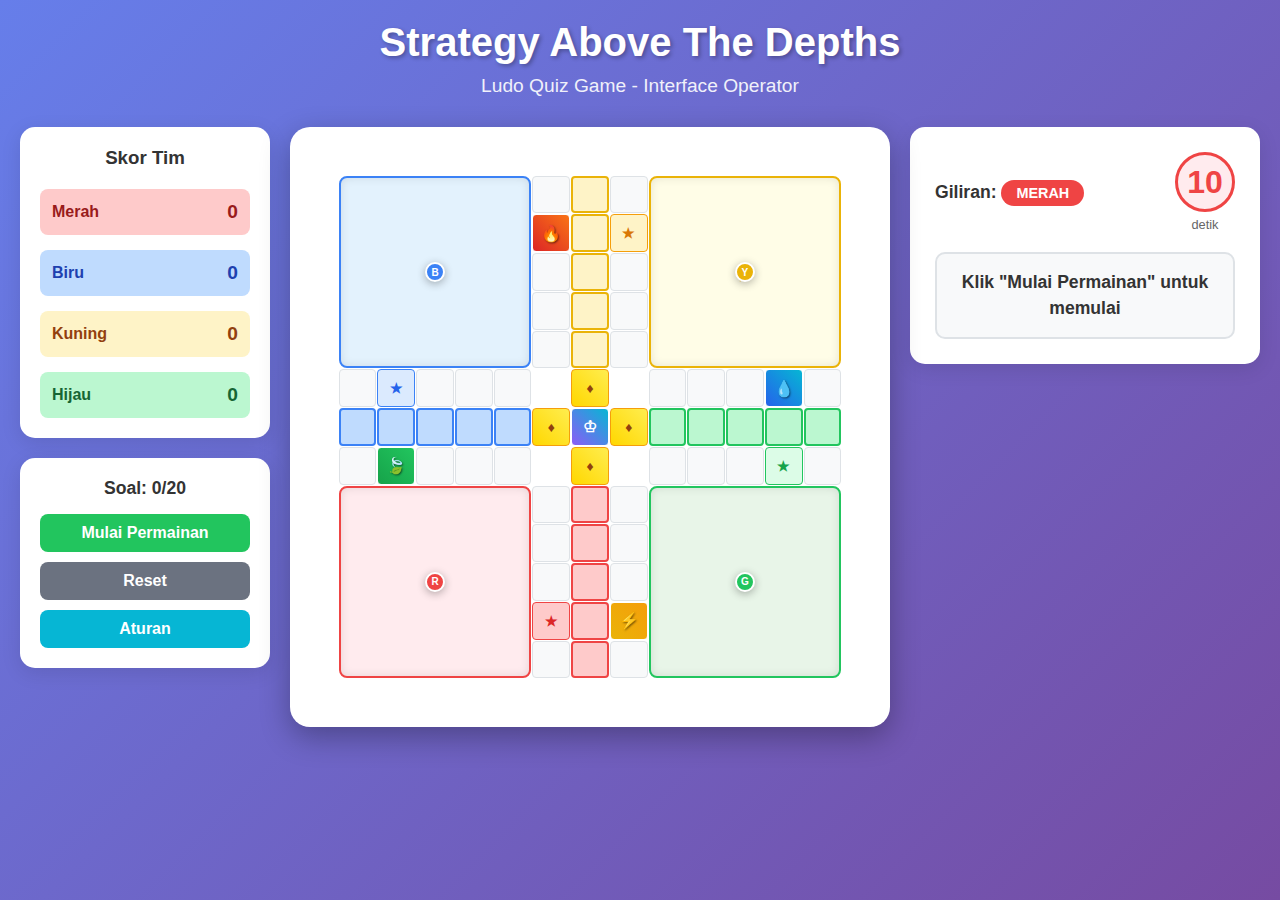
<file: index.html>
<!DOCTYPE html>
<html lang="id">
  <head>
    <meta charset="UTF-8" />
    <meta name="viewport" content="width=device-width, initial-scale=1.0" />
    <title>Strategy Above The Depths - Ludo Game</title>
    <link rel="stylesheet" href="styles.css" />
  </head>
  <body>
    <div class="game-container">
      <!-- Header -->
      <header class="game-header">
        <h1>Strategy Above The Depths</h1>
        <p>Ludo Quiz Game - Interface Operator</p>
      </header>

      <!-- Main Game Layout -->
      <div class="main-game-layout">
        <!-- Left Panel: Team Scores and Game Status -->
        <div class="left-panel">
          <div class="scores-panel">
            <h3>Skor Tim</h3>
            <div class="team-scores">
              <div class="team-score red">
                <div class="team-name">Merah</div>
                <div class="score" id="redScore">0</div>
              </div>
              <div class="team-score blue">
                <div class="team-name">Biru</div>
                <div class="score" id="blueScore">0</div>
              </div>
              <div class="team-score yellow">
                <div class="team-name">Kuning</div>
                <div class="score" id="yellowScore">0</div>
              </div>
              <div class="team-score green">
                <div class="team-name">Hijau</div>
                <div class="score" id="greenScore">0</div>
              </div>
            </div>
          </div>

          <!-- Game Status -->
          <div class="game-status">
            <div class="question-counter">
              Soal: <span id="questionCounter">0</span>/20
            </div>
            <div class="game-buttons">
              <button id="startGame" class="btn btn-success">
                Mulai Permainan
              </button>
              <button id="resetGame" class="btn btn-secondary">Reset</button>
              <button id="showRules" class="btn btn-info">Aturan</button>
            </div>
          </div>
        </div>

        <!-- Center Panel: Game Board -->
        <div class="center-panel">
          <div class="game-board-container">
            <div class="game-board" id="gameBoard">
              <!-- Board squares will be generated by JavaScript -->
            </div>
          </div>
        </div>

        <!-- Right Panel: Question Controls -->
        <div class="right-panel">
          <div class="question-panel" id="questionPanel">
            <div class="question-header">
              <div class="current-turn">
                <span>Giliran: </span>
                <span id="currentTeam" class="team-indicator">Merah</span>
              </div>
              <div class="timer-container">
                <div class="timer" id="timer">10</div>
                <div class="timer-label">detik</div>
              </div>
            </div>

            <!-- Difficulty Selection Section -->
            <div
              class="difficulty-selection"
              id="difficultySelection"
              style="display: none"
            >
              <p>Pilih tingkat kesulitan soal:</p>
              <div class="difficulty-buttons">
                <button
                  class="difficulty-btn btn btn-success"
                  data-difficulty="easy"
                >
                  Mudah (10 detik)<br />
                  <small>100 poin = 5 langkah</small>
                </button>
                <button
                  class="difficulty-btn btn btn-warning"
                  data-difficulty="medium"
                >
                  Sedang (12 detik)<br />
                  <small>150 poin = 6 langkah</small>
                </button>
                <button
                  class="difficulty-btn btn btn-danger"
                  data-difficulty="hard"
                >
                  Sulit (15 detik)<br />
                  <small>200 poin = 7 langkah</small>
                </button>
              </div>
            </div>

            <!-- Operator Validation Section -->
            <div
              class="operator-section"
              id="operatorSection"
              style="display: none"
            >
              <div class="current-difficulty">
                <div class="difficulty-badge" id="difficultyBadge">Mudah</div>
              </div>
              <div class="operator-info">
                <p>Soal telah dibacakan oleh juri. Validasi jawaban tim:</p>
              </div>
              <div class="validation-buttons">
                <button
                  id="correctAnswer"
                  class="btn btn-success validation-btn"
                >
                  ✓ BENAR
                </button>
                <button id="wrongAnswer" class="btn btn-danger validation-btn">
                  ✗ SALAH
                </button>
              </div>
            </div>

            <!-- Steal Section -->
            <div class="steal-section" id="stealSection" style="display: none">
              <p>Jawaban salah! Tim lain dapat merebut soal ini:</p>
              <div class="steal-buttons">
                <button class="steal-btn" data-team="red">Merah</button>
                <button class="steal-btn" data-team="blue">Biru</button>
                <button class="steal-btn" data-team="yellow">Kuning</button>
                <button class="steal-btn" data-team="green">Hijau</button>
              </div>
              <button id="skipStealButton" class="btn btn-secondary">
                Hanguskan Soal & Lanjut
              </button>
            </div>

            <!-- Steal Validation Section -->
            <div
              class="steal-validation-section"
              id="stealValidationSection"
              style="display: none"
            >
              <div class="steal-info">
                <p>
                  Tim <span id="stealingTeam">-</span> mencoba merebut soal.
                  Validasi jawaban:
                </p>
              </div>
              <div class="validation-buttons">
                <button
                  id="stealCorrectAnswer"
                  class="btn btn-success validation-btn"
                >
                  ✓ BENAR
                </button>
                <button
                  id="stealWrongAnswer"
                  class="btn btn-danger validation-btn"
                >
                  ✗ SALAH
                </button>
              </div>
            </div>

            <!-- Game Status Info -->
            <div class="game-status-info" id="gameStatusInfo">
              <div class="status-text" id="statusText">
                Klik "Mulai Permainan" untuk memulai
              </div>
            </div>
          </div>
        </div>
      </div>
    </div>

    <!-- Rules Modal -->
    <div id="rulesModal" class="modal">
      <div class="modal-content">
        <span class="close">&times;</span>
        <h2>Aturan Permainan</h2>
        <div class="rules-content">
          <h3>Tujuan Permainan</h3>
          <p>
            Menjadi tim pertama yang mencapai checkpoint dengan menjawab
            soal-soal kuis.
          </p>

          <h3>Cara Bermain</h3>
          <ul>
            <li>4 tim bermain secara bergiliran: Merah, Biru, Kuning, Hijau</li>
            <li>Setiap tim memiliki 1 bidak yang dimulai dari basecamp</li>
            <li>Tim dapat memilih kategori soal (mudah, sedang, sulit)</li>
            <li>Juri membacakan soal, operator memvalidasi jawaban</li>
            <li>Capai checkpoint untuk memenangkan permainan</li>
          </ul>

          <h3>Kategori Soal</h3>
          <ul>
            <li><strong>Mudah (10 detik):</strong> 100 poin = 5 langkah</li>
            <li><strong>Sedang (12 detik):</strong> 150 poin = 6 langkah</li>
            <li><strong>Sulit (15 detik):</strong> 200 poin = 7 langkah</li>
            <li>
              <strong>Special Zone:</strong> 250 poin = 5 langkah (atau mundur 2
              jika salah)
            </li>
          </ul>

          <h3>Aturan Khusus</h3>
          <ul>
            <li>Soal dibacakan secara manual oleh juri</li>
            <li>Operator memvalidasi jawaban berdasarkan keputusan juri</li>
            <li>
              Jika jawaban salah, tim lain dapat merebut soal dalam 5 detik
            </li>
            <li>Perebutan soal memiliki poin dan langkah yang berbeda:</li>
            <ul>
              <li>Mudah: 100 poin = 3 langkah</li>
              <li>Sedang: 150 poin = 4 langkah</li>
              <li>Sulit: 200 poin = 5 langkah</li>
            </ul>
            <li>
              Bidak yang bertabrakan di petak biasa akan kembali ke basecamp
            </li>
            <li>
              Special zone memberikan soal bonus, jika salah bidak mundur 2
              langkah
            </li>
            <li>Tim yang mencapai checkpoint mendapat bonus +150 poin</li>
            <li>Permainan berakhir setelah 20 soal atau ada tim yang menang</li>
            <li>Langkah dihitung setelah posisi start (bukan dari start)</li>
            <li>
              Tim yang berhasil merebut soal tetap mendapat giliran berikutnya
            </li>
          </ul>
        </div>
      </div>
    </div>

    <!-- Game Over Modal -->
    <div id="gameOverModal" class="modal">
      <div class="modal-content">
        <h2>Permainan Selesai!</h2>
        <div id="winnerMessage"></div>
        <div id="finalScores"></div>
        <button id="playAgain" class="btn btn-success">Main Lagi</button>
      </div>
    </div>

    <script src="script.js"></script>
  </body>
</html>
</file>
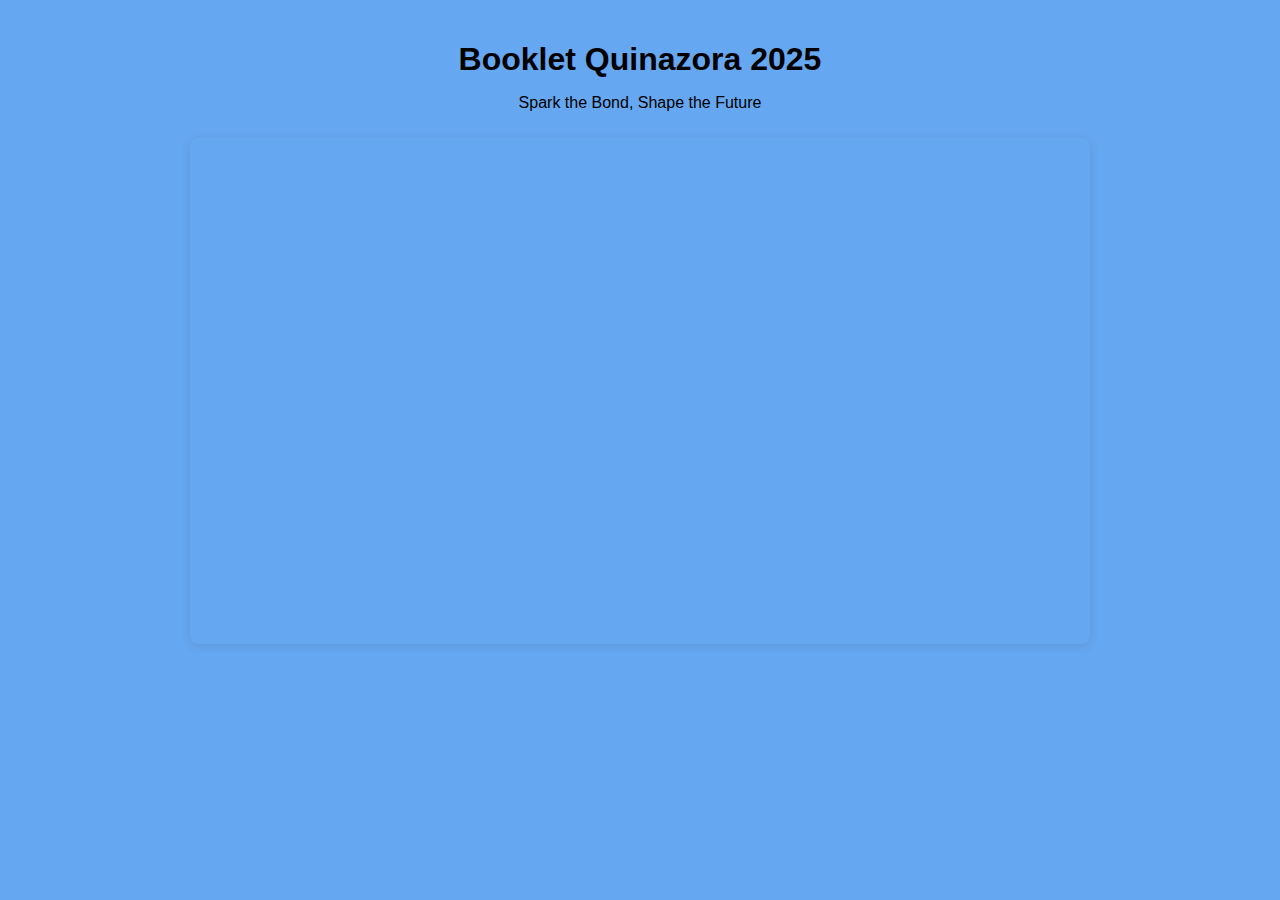
<file: terbaru.html>
<!DOCTYPE html>
<html lang="id">
  <head>
    <meta charset="UTF-8" />
    <meta name="viewport" content="width=device-width, initial-scale=1.0" />
    <title>Booklet Quinazora 2025</title>
    <style>
      body {
        margin: 0;
        font-family: Arial, sans-serif;
        background-color: #66a7f1;
        text-align: center;
      }
      .game-container {
        max-width: 900px;
        margin: 0 auto;
        padding: 20px;
      }
      .game-header h1 {
        margin-bottom: 0.2em;
      }
      iframe {
        border-radius: 8px;
        box-shadow: 0 2px 8px rgba(63,69,81,0.16);
      }
    </style>
  </head>
  <body>
    <div class="game-container">
      <!-- Header -->
      <header class="game-header">
        <h1>Booklet Quinazora 2025</h1>
        <p>Spark the Bond, Shape the Future</p>
      </header>

      <!-- Canva Embed -->
      <div style="position: relative; width: 100%; height: 0; padding-top: 56.25%;
        box-shadow: 0 2px 8px rgba(63,69,81,0.16); margin-top: 1.6em; margin-bottom: 0.9em; overflow: hidden;
        border-radius: 8px; will-change: transform;">
        <iframe loading="lazy"
          style="position: absolute; width: 100%; height: 100%; top: 0; left: 0; border: none;"
          src="https://www.canva.com/design/DAGxglL0aGc/f9plRf-q5SOh5vfeF23kyQ/view?embed"
          allowfullscreen="allowfullscreen" allow="fullscreen">
        </iframe>
      </div>

      <p>
        <a href="https://www.canva.com/design/DAGxglL0aGc/f9plRf-q5SOh5vfeF23kyQ/view?utm_content=DAGxglL0aGc&utm_campaign=designshare&utm_medium=embeds&utm_source=link"
           target="_blank" rel="noopener">
        </a>
      </p>
    </div>
  </body>
</html>
</file>
<file: styles.css>
/* Reset and Base Styles */
* {
  margin: 0;
  padding: 0;
  box-sizing: border-box;
}

body {
  font-family: "Segoe UI", Tahoma, Geneva, Verdana, sans-serif;
  background: linear-gradient(135deg, #667eea 0%, #764ba2 100%);
  min-height: 100vh;
  color: #333;
}

.game-container {
  max-width: 1400px;
  margin: 0 auto;
  padding: 20px;
}

/* Header */
.game-header {
  text-align: center;
  margin-bottom: 30px;
  color: white;
}

.game-header h1 {
  font-size: 2.5rem;
  margin-bottom: 10px;
  text-shadow: 2px 2px 4px rgba(0, 0, 0, 0.3);
}

.game-header p {
  font-size: 1.2rem;
  opacity: 0.9;
}

/* Main Game Layout - Horizontal Layout */
.main-game-layout {
  display: flex;
  gap: 20px;
  margin-bottom: 30px;
  align-items: flex-start;
}

/* Left Panel - Scores */
.left-panel {
  flex: 0 0 250px;
  min-width: 250px;
}

/* Center Panel - Game Board */
.center-panel {
  flex: 0 0 600px;
  display: flex;
  justify-content: center;
}

/* Right Panel - Questions */
.right-panel {
  flex: 1;
  min-width: 350px;
}

/* Game Board Container */
.game-board-container {
  display: flex;
  justify-content: center;
}

.game-board {
  width: 600px;
  height: 600px;
  background: white;
  border-radius: 20px;
  box-shadow: 0 10px 30px rgba(0, 0, 0, 0.3);
  position: relative;
  display: grid;
  grid-template-columns: repeat(15, 1fr);
  grid-template-rows: repeat(15, 1fr);
  gap: 1px;
  padding: 10px;
}

/* Board Squares */
.square {
  display: flex;
  align-items: center;
  justify-content: center;
  font-size: 10px;
  font-weight: bold;
  border-radius: 4px;
  transition: all 0.3s ease;
  cursor: pointer;
  border: 1px solid #ddd;
  min-height: 25px;
}

.square:hover {
  transform: scale(1.05);
  z-index: 10;
}

/* Square Types */
.square.path {
  background: #f8f9fa;
  border-color: #dee2e6;
}

/* Home Area Styling */
.home-area {
  display: flex;
  align-items: center;
  justify-content: center;
  border-radius: 8px;
  box-shadow: inset 0 0 10px rgba(0, 0, 0, 0.1);
  position: relative;
}

.home-area.red {
  background: #ffebee;
  border: 2px solid #ef4444;
  grid-row: 10 / span 5;
  grid-column: 2 / span 5;
}

.home-area.blue {
  background: #e3f2fd;
  border: 2px solid #3b82f6;
  grid-row: 2 / span 5;
  grid-column: 2 / span 5;
}

.home-area.yellow {
  background: #fffde7;
  border: 2px solid #eab308;
  grid-row: 2 / span 5;
  grid-column: 10 / span 5;
}

.home-area.green {
  background: #e8f5e8;
  border: 2px solid #22c55e;
  grid-row: 10 / span 5;
  grid-column: 10 / span 5;
}

.square.start {
  border-color: #f59e0b;
  color: #f59e0b;
  font-size: 14px;
}

/* Team-specific start square colors */
.square.start.red {
  background: #fecaca;
  border-color: #ef4444;
  color: #dc2626;
}

.square.start.blue {
  background: #dbeafe;
  border-color: #3b82f6;
  color: #2563eb;
}

.square.start.yellow {
  background: #fef3c7;
  border-color: #f59e0b;
  color: #d97706;
}

.square.start.green {
  background: #dcfce7;
  border-color: #22c55e;
  color: #16a34a;
}

.square.special {
  border-color: #fff;
  color: white;
  animation: pulse 2s infinite;
  font-size: 16px;
  text-shadow: 1px 1px 2px rgba(0, 0, 0, 0.5);
}

/* Team-specific special zone colors */
.square.special.red {
  background: linear-gradient(45deg, #dc2626, #f97316);
}

.square.special.blue {
  background: linear-gradient(45deg, #2563eb, #06b6d4);
}

.square.special.yellow {
  background: linear-gradient(45deg, #eab308, #f59e0b);
}

.square.special.green {
  background: linear-gradient(45deg, #16a34a, #22c55e);
}

.square.checkpoint {
  background: linear-gradient(45deg, #ffd700, #ffed4e);
  border-color: #f59e0b;
  color: #92400e;
  font-weight: bold;
  font-size: 14px;
}

.square.center {
  background: linear-gradient(45deg, #8b5cf6, #06b6d4);
  border-color: #fff;
  color: white;
  font-size: 16px;
  font-weight: bold;
}

.square.colored {
  border-width: 2px;
}

.square.colored.red {
  background: #fecaca;
  border-color: #ef4444;
}

.square.colored.blue {
  background: #bfdbfe;
  border-color: #3b82f6;
}

.square.colored.yellow {
  background: #fef3c7;
  border-color: #eab308;
}

.square.colored.green {
  background: #bbf7d0;
  border-color: #22c55e;
}

.square.empty {
  background: transparent !important;
  border: none !important;
}

/* Game Pieces with Enhanced Animations */
.piece {
  position: absolute;
  display: flex;
  align-items: center;
  justify-content: center;
  width: 20px;
  height: 20px;
  border-radius: 50%;
  border: 2px solid white;
  box-shadow: 0 2px 8px rgba(0, 0, 0, 0.3);
  transition: all 0.3s ease;
  z-index: 100;
  cursor: pointer;
  font-size: 10px;
  font-weight: bold;
  color: white;
}

.piece:hover {
  transform: scale(1.2);
  box-shadow: 0 4px 12px rgba(0, 0, 0, 0.4);
}

.piece.red {
  background: #ef4444;
}

.piece.blue {
  background: #3b82f6;
}

.piece.yellow {
  background: #eab308;
}

.piece.green {
  background: #22c55e;
}

/* Home Logo Styling */
.home-logo {
  position: absolute;
  width: 50px;
  height: 50px;
  opacity: 0.3;
  z-index: 1;
  top: 50%;
  left: 50%;
  transform: translate(-50%, -50%);
}

/* Enhanced Movement Animations */
.piece.moving {
  animation: pieceMove 0.8s cubic-bezier(0.25, 0.46, 0.45, 0.94);
  z-index: 200;
}

.piece.bouncing {
  animation: pieceBounce 0.6s ease-in-out;
}

.piece.celebrating {
  animation: pieceCelebrate 1s ease-in-out;
}

.piece.glowing {
  animation: pieceGlow 2s infinite;
}

/* Question Panel */
.question-panel {
  background: white;
  border-radius: 15px;
  padding: 25px;
  box-shadow: 0 5px 20px rgba(0, 0, 0, 0.1);
  height: fit-content;
}

.question-header {
  display: flex;
  justify-content: space-between;
  align-items: center;
  margin-bottom: 20px;
}

.current-turn {
  font-size: 1.1rem;
  font-weight: bold;
}

.team-indicator {
  padding: 5px 15px;
  border-radius: 20px;
  color: white;
  text-transform: uppercase;
  font-size: 0.9rem;
}

.team-indicator.red {
  background: #ef4444;
}

.team-indicator.blue {
  background: #3b82f6;
}

.team-indicator.yellow {
  background: #eab308;
}

.team-indicator.green {
  background: #22c55e;
}

.timer-container {
  text-align: center;
}

.timer {
  font-size: 2rem;
  font-weight: bold;
  color: #ef4444;
  background: #ffebee;
  width: 60px;
  height: 60px;
  border-radius: 50%;
  display: flex;
  align-items: center;
  justify-content: center;
  margin: 0 auto 5px;
  border: 3px solid #ef4444;
  transition: all 0.3s ease;
}

.timer.warning {
  animation: pulse 1s infinite;
  background: #fef2f2;
  border-color: #dc2626;
  color: #dc2626;
}

.timer.stopped {
  background: #f3f4f6;
  border-color: #9ca3af;
  color: #6b7280;
}

.timer-label {
  font-size: 0.8rem;
  color: #666;
}

/* Difficulty Selection Styles */
.difficulty-selection {
  background: #f8f9fa;
  padding: 20px;
  border-radius: 10px;
  border: 2px solid #dee2e6;
  margin-bottom: 20px;
}

.difficulty-selection p {
  font-size: 1.1rem;
  font-weight: bold;
  margin-bottom: 15px;
  text-align: center;
  color: #333;
}

.difficulty-buttons {
  display: flex;
  flex-direction: column;
  gap: 10px;
  justify-content: center;
}

.difficulty-btn {
  padding: 15px 20px;
  border: none;
  border-radius: 10px;
  font-size: 1rem;
  font-weight: bold;
  cursor: pointer;
  transition: all 0.3s ease;
  text-align: center;
  width: 100%;
  box-shadow: 0 2px 8px rgba(0, 0, 0, 0.1);
}

.difficulty-btn:hover {
  transform: translateY(-3px);
  box-shadow: 0 5px 15px rgba(0, 0, 0, 0.2);
}

.difficulty-btn.btn-success {
  background: linear-gradient(135deg, #22c55e, #16a34a);
  color: white;
}

.difficulty-btn.btn-warning {
  background: linear-gradient(135deg, #eab308, #d97706);
  color: white;
}

.difficulty-btn.btn-danger {
  background: linear-gradient(135deg, #ef4444, #dc2626);
  color: white;
}

.difficulty-btn small {
  display: block;
  font-size: 0.8rem;
  margin-top: 5px;
  opacity: 0.9;
}

/* Operator Section Styles */
.operator-section {
  background: #f0f9ff;
  padding: 20px;
  border-radius: 10px;
  border: 2px solid #0284c7;
  margin-bottom: 20px;
  text-align: center;
}

.current-difficulty {
  margin-bottom: 15px;
}

.difficulty-badge {
  display: inline-block;
  padding: 8px 16px;
  border-radius: 20px;
  font-size: 1rem;
  font-weight: bold;
  margin-bottom: 10px;
  text-transform: uppercase;
}

.difficulty-badge.easy {
  background: #dcfce7;
  color: #166534;
}

.difficulty-badge.medium {
  background: #fef3c7;
  color: #92400e;
}

.difficulty-badge.hard {
  background: #fecaca;
  color: #991b1b;
}

.difficulty-badge.special {
  background: linear-gradient(45deg, #ff6b6b, #4ecdc4);
  color: white;
}

.operator-info p {
  font-size: 1.1rem;
  font-weight: bold;
  margin-bottom: 20px;
  color: #0c4a6e;
}

.validation-buttons {
  display: flex;
  flex-direction: column;
  gap: 10px;
  justify-content: center;
}

.validation-btn {
  padding: 15px 30px;
  font-size: 1.2rem;
  font-weight: bold;
  border: none;
  border-radius: 10px;
  cursor: pointer;
  transition: all 0.3s ease;
  width: 100%;
  box-shadow: 0 4px 12px rgba(0, 0, 0, 0.15);
}

.validation-btn:hover {
  transform: translateY(-3px);
  box-shadow: 0 6px 20px rgba(0, 0, 0, 0.25);
}

.validation-btn.btn-success {
  background: linear-gradient(135deg, #22c55e, #16a34a);
  color: white;
}

.validation-btn.btn-danger {
  background: linear-gradient(135deg, #ef4444, #dc2626);
  color: white;
}

/* Enhanced Steal Section */
.steal-section {
  background: #fff3cd;
  padding: 20px;
  border-radius: 10px;
  border: 2px solid #f59e0b;
  text-align: center;
  position: relative;
}

.steal-section p {
  font-weight: bold;
  color: #92400e;
  margin-bottom: 15px;
  font-size: 1.1rem;
}

.steal-buttons {
  display: flex;
  flex-direction: column;
  gap: 8px;
  justify-content: center;
  margin-bottom: 15px;
}

.steal-btn {
  padding: 10px 20px;
  border: none;
  border-radius: 8px;
  color: white;
  font-weight: bold;
  cursor: pointer;
  transition: all 0.3s ease;
  font-size: 1rem;
  width: 100%;
  box-shadow: 0 2px 8px rgba(0, 0, 0, 0.15);
}

.steal-btn:hover {
  transform: translateY(-2px);
  box-shadow: 0 4px 12px rgba(0, 0, 0, 0.25);
}

.steal-btn[data-team="red"] {
  background: linear-gradient(135deg, #ef4444, #dc2626);
}

.steal-btn[data-team="blue"] {
  background: linear-gradient(135deg, #3b82f6, #2563eb);
}

.steal-btn[data-team="yellow"] {
  background: linear-gradient(135deg, #eab308, #d97706);
}

.steal-btn[data-team="green"] {
  background: linear-gradient(135deg, #22c55e, #16a34a);
}

/* Steal Timer */
#skipStealButton {
  margin-top: 15px;
  width: 100%; /* Agar lebar tombolnya sama dengan tombol validasi */
}

/* Steal Validation Section Styles */
.steal-validation-section {
  background: #fef3c7;
  padding: 20px;
  border-radius: 10px;
  border: 2px solid #f59e0b;
  margin-bottom: 20px;
  text-align: center;
}

.steal-info p {
  font-size: 1.1rem;
  font-weight: bold;
  margin-bottom: 20px;
  color: #92400e;
}

#stealingTeam {
  color: #dc2626;
  font-weight: bold;
  text-transform: uppercase;
}

/* Game Status Info Styles */
.game-status-info {
  background: #f8f9fa;
  padding: 15px;
  border-radius: 10px;
  border: 2px solid #dee2e6;
  text-align: center;
}

.status-text {
  font-size: 1.1rem;
  font-weight: bold;
  color: #333;
  line-height: 1.5;
}

/* Scores Panel */
.scores-panel {
  background: white;
  border-radius: 15px;
  padding: 20px;
  box-shadow: 0 5px 20px rgba(0, 0, 0, 0.1);
  height: fit-content;
}

.scores-panel h3 {
  text-align: center;
  margin-bottom: 20px;
  color: #333;
}

.team-scores {
  display: flex;
  flex-direction: column;
  gap: 15px;
}

.team-score {
  display: flex;
  justify-content: space-between;
  align-items: center;
  padding: 12px;
  border-radius: 8px;
  font-weight: bold;
}

.team-score.red {
  background: #fecaca;
  color: #991b1b;
}

.team-score.blue {
  background: #bfdbfe;
  color: #1e40af;
}

.team-score.yellow {
  background: #fef3c7;
  color: #92400e;
}

.team-score.green {
  background: #bbf7d0;
  color: #166534;
}

.score {
  font-size: 1.2rem;
}

/* Game Status */
.game-status {
  background: white;
  padding: 20px;
  border-radius: 15px;
  box-shadow: 0 5px 20px rgba(0, 0, 0, 0.1);
  margin-top: 20px;
}

.question-counter {
  font-size: 1.1rem;
  font-weight: bold;
  color: #333;
  margin-bottom: 15px;
  text-align: center;
}

.game-buttons {
  display: flex;
  flex-direction: column;
  gap: 10px;
}

/* Buttons */
.btn {
  padding: 10px 20px;
  border: none;
  border-radius: 8px;
  font-size: 1rem;
  font-weight: bold;
  cursor: pointer;
  transition: all 0.3s ease;
}

.btn:hover {
  transform: translateY(-2px);
  box-shadow: 0 5px 15px rgba(0, 0, 0, 0.2);
}

.btn-primary {
  background: #3b82f6;
  color: white;
}

.btn-success {
  background: #22c55e;
  color: white;
}

.btn-secondary {
  background: #6b7280;
  color: white;
}

.btn-info {
  background: #06b6d4;
  color: white;
}

/* Modal */
.modal {
  display: none;
  position: fixed;
  z-index: 1000;
  left: 0;
  top: 0;
  width: 100%;
  height: 100%;
  background-color: rgba(0, 0, 0, 0.5);
}

.modal-content {
  background-color: white;
  margin: 5% auto;
  padding: 30px;
  border-radius: 15px;
  width: 80%;
  max-width: 600px;
  max-height: 80vh;
  overflow-y: auto;
  position: relative;
}

.close {
  position: absolute;
  right: 20px;
  top: 20px;
  font-size: 28px;
  font-weight: bold;
  cursor: pointer;
  color: #999;
}

.close:hover {
  color: #333;
}

.rules-content h3 {
  color: #3b82f6;
  margin: 20px 0 10px 0;
}

.rules-content ul {
  margin-left: 20px;
  margin-bottom: 15px;
}

.rules-content li {
  margin-bottom: 5px;
  line-height: 1.5;
}

/* Enhanced Animations */
@keyframes pulse {
  0% {
    transform: scale(1);
  }
  50% {
    transform: scale(1.05);
  }
  100% {
    transform: scale(1);
  }
}

@keyframes pieceMove {
  0% {
    transform: scale(1) translateY(0);
    box-shadow: 0 2px 8px rgba(0, 0, 0, 0.3);
  }
  25% {
    transform: scale(1.2) translateY(-8px);
    box-shadow: 0 8px 16px rgba(0, 0, 0, 0.4);
  }
  50% {
    transform: scale(1.1) translateY(-4px);
    box-shadow: 0 6px 12px rgba(0, 0, 0, 0.35);
  }
  75% {
    transform: scale(1.15) translateY(-6px);
    box-shadow: 0 8px 16px rgba(0, 0, 0, 0.4);
  }
  100% {
    transform: scale(1) translateY(0);
    box-shadow: 0 2px 8px rgba(0, 0, 0, 0.3);
  }
}

@keyframes pieceBounce {
  0%,
  20%,
  50%,
  80%,
  100% {
    transform: translateY(0) scale(1);
  }
  40% {
    transform: translateY(-10px) scale(1.1);
  }
  60% {
    transform: translateY(-5px) scale(1.05);
  }
}

@keyframes pieceCelebrate {
  0%,
  100% {
    transform: scale(1) rotate(0deg);
  }
  25% {
    transform: scale(1.3) rotate(10deg);
  }
  50% {
    transform: scale(1.2) rotate(-10deg);
  }
  75% {
    transform: scale(1.3) rotate(5deg);
  }
}

@keyframes pieceGlow {
  0%,
  100% {
    box-shadow: 0 2px 8px rgba(0, 0, 0, 0.3);
  }
  50% {
    box-shadow: 0 0 20px rgba(255, 215, 0, 0.8), 0 2px 8px rgba(0, 0, 0, 0.3);
  }
}

/* Path highlighting animation */
.square.highlight-path {
  animation: pathHighlight 0.5s ease-in-out;
  background: rgba(255, 215, 0, 0.3) !important;
}

@keyframes pathHighlight {
  0% {
    background: rgba(255, 215, 0, 0) !important;
  }
  50% {
    background: rgba(255, 215, 0, 0.5) !important;
  }
  100% {
    background: rgba(255, 215, 0, 0.3) !important;
  }
}

/* Animation for section transitions */
.operator-section,
.steal-validation-section,
.steal-section {
  animation: fadeInUp 0.5s ease-out;
}

@keyframes fadeInUp {
  from {
    opacity: 0;
    transform: translateY(20px);
  }
  to {
    opacity: 1;
    transform: translateY(0);
  }
}

/* Responsive Design */
@media (max-width: 900px) {
  .main-game-layout {
    flex-direction: column;
    align-items: center;
  }

  .left-panel,
  .center-panel,
  .right-panel {
    flex: none;
    width: 100%;
    max-width: 600px;
  }

  .center-panel {
    order: 1;
  }

  .right-panel {
    order: 2;
  }

  .left-panel {
    order: 3;
  }
}

@media (max-width: 768px) {
  .game-container {
    padding: 10px;
  }

  .game-board {
    width: 400px;
    height: 400px;
    padding: 10px;
  }

  .square {
    width: 25px;
    height: 25px;
    font-size: 8px;
  }

  .piece {
    width: 18px;
    height: 18px;
  }

  .main-game-layout {
    flex-direction: column;
    gap: 15px;
  }

  .left-panel,
  .center-panel,
  .right-panel {
    flex: none;
    width: 100%;
  }

  .game-header h1 {
    font-size: 2rem;
  }

  .steal-buttons {
    flex-wrap: wrap;
  }

  .game-status {
    flex-direction: column;
    gap: 15px;
    text-align: center;
  }

  .difficulty-buttons {
    flex-direction: column;
    align-items: center;
  }

  .difficulty-btn {
    min-width: 200px;
  }

  .validation-buttons {
    flex-direction: column;
    align-items: center;
  }

  .validation-btn {
    min-width: 200px;
    padding: 12px 25px;
    font-size: 1.1rem;
  }

  .steal-buttons {
    flex-direction: column;
    align-items: center;
  }

  .steal-btn {
    min-width: 150px;
  }

  .operator-section,
  .steal-validation-section {
    padding: 15px;
  }

  .operator-info p,
  .steal-info p {
    font-size: 1rem;
  }
}
</file>
